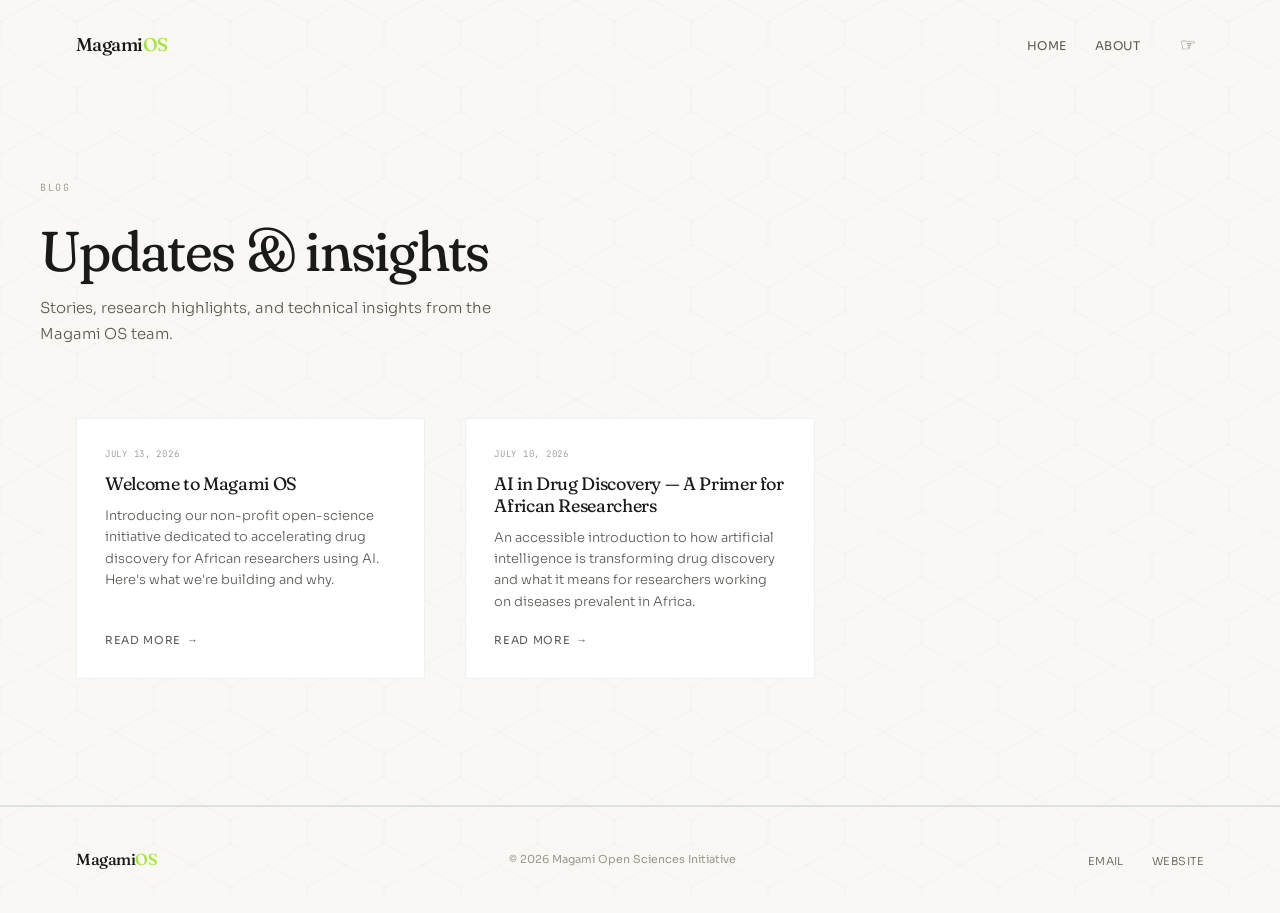
<file: blog/index.html>
<!DOCTYPE html>
<html lang="en">
<head>
<meta charset="UTF-8">
<meta name="viewport" content="width=device-width, initial-scale=1.0">
<title>Blog — Magami Open Sciences Initiative</title>
<meta name="description" content="Stories, research highlights, and technical insights from the Magami OS team.">
<link rel="preconnect" href="https://fonts.googleapis.com">
<link rel="preconnect" href="https://fonts.gstatic.com" crossorigin>
<link href="https://fonts.googleapis.com/css2?family=Fraunces:ital,opsz,wght,SOFT@0,9..144,300..700,0..100;1,9..144,300..700,0..100&family=Sora:wght@300;400;500;600&family=JetBrains+Mono:wght@400;500&display=swap" rel="stylesheet">
<link rel="stylesheet" href="../styles.css">
<style>
.blog-header{padding:180px 0 0}
.blog-header h1{font-family:'Fraunces',serif;font-weight:400;font-size:clamp(36px,4.5vw,56px);line-height:1;letter-spacing:-.03em;font-variation-settings:'SOFT'80;margin-bottom:16px}
.blog-header p{color:var(--text-secondary);font-weight:300;max-width:480px;font-size:clamp(15px,1.05vw,16px);line-height:1.7}
.blog-grid{margin-top:8vh;display:grid;grid-template-columns:repeat(auto-fill,minmax(340px,1fr));gap:40px;padding-bottom:14vh}
.blog-card{display:flex;flex-direction:column;border:1px solid var(--border);border-radius:2px;transition:border-color .3s,transform .3s;background:var(--surface)}
.blog-card:hover{border-color:var(--accent);transform:translateY(-4px)}
.blog-card-image{width:100%;height:200px;object-fit:cover;border-bottom:1px solid var(--border)}
.blog-card-body{padding:28px;flex:1;display:flex;flex-direction:column}
.blog-card-meta{display:flex;gap:16px;font-family:'JetBrains Mono',monospace;font-size:clamp(9px,0.6vw,10px);letter-spacing:.08em;text-transform:uppercase;color:var(--text-muted);margin-bottom:12px}
.blog-card h3{font-family:'Fraunces',serif;font-weight:400;font-size:clamp(18px,1.4vw,22px);letter-spacing:-.02em;margin-bottom:10px;font-variation-settings:'SOFT'80;line-height:1.2}
.blog-card p{color:var(--text-secondary);font-weight:300;font-size:clamp(13px,0.85vw,14px);line-height:1.65;flex:1;margin-bottom:20px}
@media(max-width:600px){
  .blog-grid{grid-template-columns:1fr;gap:24px}
}
</style>
</head>
<body>

<header id="header">
  <div class="container">
    <a href="../" class="logo">Magami<span>OS</span></a>
    <div class="header-right">
      <ul class="header-nav">
        <li><a href="../">Home</a></li>
        <li><a href="../#about">About</a></li>
      </ul>
      <button class="theme-btn" id="themeToggle" aria-label="Toggle theme">&#9790;</button>
    </div>
  </div>
</header>

<div class="mol-bg mol-light">
  <svg viewBox="0 0 1000 800" xmlns="http://www.w3.org/2000/svg" preserveAspectRatio="xMidYMid slice" opacity="0.035">
    <defs>
      <pattern id="hex-bl" x="0" y="0" width="60" height="52" patternUnits="userSpaceOnUse">
        <path d="M30 0 L60 17 L60 35 L30 52 L0 35 L0 17 Z" fill="none" stroke="#1a1a18" stroke-width="0.6"/>
        <circle cx="30" cy="0" r="1" fill="#1a1a18"/>
        <circle cx="0" cy="17" r="1" fill="#1a1a18"/>
        <circle cx="60" cy="35" r="1" fill="#1a1a18"/>
      </pattern>
    </defs>
    <rect width="100%" height="100%" fill="url(#hex-bl)"/>
  </svg>
</div>
<div class="mol-bg mol-dark">
  <svg viewBox="0 0 1000 800" xmlns="http://www.w3.org/2000/svg" preserveAspectRatio="xMidYMid slice" opacity="0.05">
    <defs>
      <pattern id="hex-bd" x="0" y="0" width="60" height="52" patternUnits="userSpaceOnUse">
        <path d="M30 0 L60 17 L60 35 L30 52 L0 35 L0 17 Z" fill="none" stroke="#e8e3dd" stroke-width="0.5"/>
        <circle cx="30" cy="0" r="1" fill="#e8e3dd"/>
        <circle cx="0" cy="17" r="1" fill="#e8e3dd"/>
        <circle cx="60" cy="35" r="1" fill="#e8e3dd"/>
      </pattern>
    </defs>
    <rect width="100%" height="100%" fill="url(#hex-bd)"/>
  </svg>
</div>

<div class="container blog-header">
  <div class="section-label">Blog</div>
  <h1>Updates &amp; insights</h1>
  <p>Stories, research highlights, and technical insights from the Magami OS team.</p>
</div>

<section class="container blog-grid" id="blog-grid">
</section>

<hr>

<footer>
  <div class="container">
    <div class="logo" style="font-size:1rem">Magami<span>OS</span></div>
    <div class="copy">&copy; 2026 Magami Open Sciences Initiative</div>
    <ul class="foot-nav">
      <li><a href="mailto:hello@magamios.org">Email</a></li>
      <li><a href="https://magamios.org" target="_blank">Website</a></li>
    </ul>
  </div>
</footer>

<script src="../script.js"></script>
<script>
var base = window.location.pathname;
base = base.substring(0, base.lastIndexOf('/') + 1);

fetch(base + 'posts/posts.json')
  .then(function(r) { return r.json(); })
  .then(function(posts) {
    var grid = document.getElementById('blog-grid');
    posts.forEach(function(post, i) {
      var dateObj = post.date ? new Date(post.date) : null;
      var formatted = dateObj ? dateObj.toLocaleDateString('en-US', { year: 'numeric', month: 'long', day: 'numeric' }) : '';
      var card = document.createElement('article');
      card.className = 'blog-card';
      card.innerHTML = [
        '<div class="blog-card-body">',
        '<div class="blog-card-meta">',
        formatted ? '<span>' + formatted + '</span>' : '',
        '</div>',
        '<h3>' + post.title + '</h3>',
        '<p>' + post.excerpt + '</p>',
        '<a href="post.html?slug=' + post.slug + '" class="blog-card-link">Read more <span class="arrow">&rarr;</span></a>',
        '</div>'
      ].join('');
      grid.appendChild(card);
    });
  })
  .catch(function() {
    document.getElementById('blog-grid').innerHTML = '<div style="padding:4vh 0;color:var(--text-muted)">No posts yet.</div>';
  });
</script>
</body>
</html>
</file>
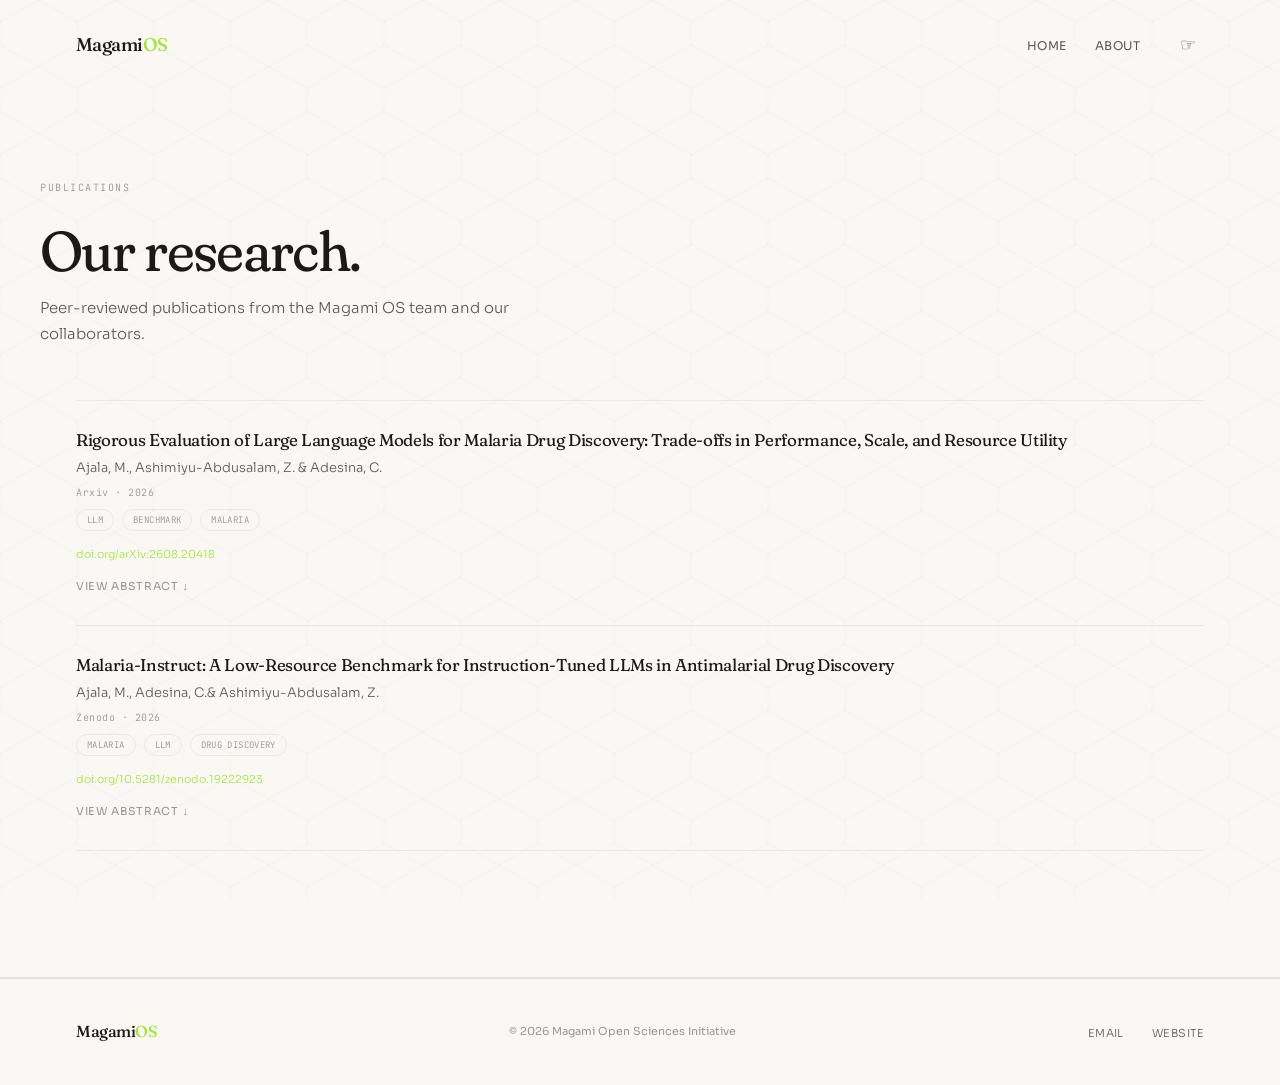
<file: publications/index.html>
<!DOCTYPE html>
<html lang="en">
<head>
<meta charset="UTF-8">
<meta name="viewport" content="width=device-width, initial-scale=1.0">
<title>Publications — Magami Open Sciences Initiative</title>
<meta name="description" content="Research publications from the Magami OS team.">
<link rel="preconnect" href="https://fonts.googleapis.com">
<link rel="preconnect" href="https://fonts.gstatic.com" crossorigin>
<link href="https://fonts.googleapis.com/css2?family=Fraunces:ital,opsz,wght,SOFT@0,9..144,300..700,0..100;1,9..144,300..700,0..100&family=Sora:wght@300;400;500;600&family=JetBrains+Mono:wght@400;500&display=swap" rel="stylesheet">
<link rel="stylesheet" href="../styles.css">
<style>
.pub-header{padding:180px 0 0}
.pub-header h1{font-family:'Fraunces',serif;font-weight:400;font-size:clamp(36px,4.5vw,56px);line-height:1;letter-spacing:-.03em;font-variation-settings:'SOFT'80;margin-bottom:16px}
.pub-header p{color:var(--text-secondary);font-weight:300;max-width:480px;font-size:clamp(15px,1.05vw,16px);line-height:1.7}
.pub-list{margin-top:6vh;padding-bottom:14vh}
.pub-item{border-bottom:1px solid var(--border);padding:28px 0;transition:background .3s}
.pub-item:first-child{border-top:1px solid var(--border)}
.pub-title{font-family:'Fraunces',serif;font-weight:400;font-size:clamp(17px,1.3vw,21px);letter-spacing:-.02em;margin-bottom:8px;font-variation-settings:'SOFT'80;line-height:1.25;transition:color .3s}
.pub-item:hover .pub-title{color:var(--accent)}
.pub-authors{font-size:clamp(13px,0.85vw,14px);color:var(--text-secondary);font-weight:300;margin-bottom:6px}
.pub-venue{font-family:'JetBrains Mono',monospace;font-size:clamp(10px,0.65vw,11px);letter-spacing:.05em;color:var(--text-muted);margin-bottom:8px}
.pub-tags{display:flex;gap:8px;flex-wrap:wrap;margin-bottom:10px}
.pub-tag{font-family:'JetBrains Mono',monospace;font-size:clamp(9px,0.55vw,10px);letter-spacing:.04em;text-transform:uppercase;padding:3px 10px;border:1px solid var(--border);border-radius:100px;color:var(--text-muted);transition:border-color .3s,color .3s}
.pub-tag:hover{border-color:var(--accent);color:var(--accent)}
.pub-doi{font-size:clamp(11px,0.7vw,12px);color:var(--accent);border-bottom:1px solid transparent;transition:border-color .3s;display:inline-block;margin-bottom:8px}
.pub-doi:hover{border-color:var(--accent)}
.pub-abstract{color:var(--text-secondary);font-weight:300;font-size:clamp(13px,0.85vw,14px);line-height:1.65;overflow:hidden;transition:max-height .5s ease;max-height:0}
.pub-item.open .pub-abstract{max-height:400px;padding-top:12px}
.pub-toggle{background:none;border:none;cursor:pointer;padding:0;font-family:'Sora',sans-serif;font-size:clamp(11px,0.7vw,12px);font-weight:400;letter-spacing:.06em;text-transform:uppercase;color:var(--text-muted);transition:color .3s;display:inline-flex;align-items:center;gap:4px;margin-top:4px}
.pub-toggle:hover{color:var(--accent)}
.pub-toggle .icn{transition:transform .3s;display:inline-block}
.pub-item.open .pub-toggle .icn{transform:rotate(180deg)}
.pub-empty{color:var(--text-muted);padding:6vh 0;text-align:center}
</style>
</head>
<body>

<header id="header">
  <div class="container">
    <a href="../" class="logo">Magami<span>OS</span></a>
    <div class="header-right">
      <ul class="header-nav">
        <li><a href="../">Home</a></li>
        <li><a href="../#about">About</a></li>
      </ul>
      <button class="theme-btn" id="themeToggle" aria-label="Toggle theme">&#9790;</button>
    </div>
  </div>
</header>

<div class="mol-bg mol-light">
  <svg viewBox="0 0 1000 800" xmlns="http://www.w3.org/2000/svg" preserveAspectRatio="xMidYMid slice" opacity="0.035">
    <defs>
      <pattern id="hex-pl" x="0" y="0" width="60" height="52" patternUnits="userSpaceOnUse">
        <path d="M30 0 L60 17 L60 35 L30 52 L0 35 L0 17 Z" fill="none" stroke="#1a1a18" stroke-width="0.6"/>
        <circle cx="30" cy="0" r="1" fill="#1a1a18"/>
        <circle cx="0" cy="17" r="1" fill="#1a1a18"/>
        <circle cx="60" cy="35" r="1" fill="#1a1a18"/>
      </pattern>
    </defs>
    <rect width="100%" height="100%" fill="url(#hex-pl)"/>
  </svg>
</div>
<div class="mol-bg mol-dark">
  <svg viewBox="0 0 1000 800" xmlns="http://www.w3.org/2000/svg" preserveAspectRatio="xMidYMid slice" opacity="0.05">
    <defs>
      <pattern id="hex-pd" x="0" y="0" width="60" height="52" patternUnits="userSpaceOnUse">
        <path d="M30 0 L60 17 L60 35 L30 52 L0 35 L0 17 Z" fill="none" stroke="#e8e3dd" stroke-width="0.5"/>
        <circle cx="30" cy="0" r="1" fill="#e8e3dd"/>
        <circle cx="0" cy="17" r="1" fill="#e8e3dd"/>
        <circle cx="60" cy="35" r="1" fill="#e8e3dd"/>
      </pattern>
    </defs>
    <rect width="100%" height="100%" fill="url(#hex-pd)"/>
  </svg>
</div>

<div class="container pub-header">
  <div class="section-label">Publications</div>
  <h1>Our research.</h1>
  <p>Peer-reviewed publications from the Magami OS team and our collaborators.</p>
</div>

<section class="container pub-list" id="pub-list"></section>

<hr>

<footer>
  <div class="container">
    <div class="logo" style="font-size:1rem">Magami<span>OS</span></div>
    <div class="copy">&copy; 2026 Magami Open Sciences Initiative</div>
    <ul class="foot-nav">
      <li><a href="mailto:hello@magamios.org">Email</a></li>
      <li><a href="https://magamios.org" target="_blank">Website</a></li>
    </ul>
  </div>
</footer>

<script src="../script.js"></script>
<script>
var base = window.location.pathname;
base = base.substring(0, base.lastIndexOf('/') + 1);

fetch(base + 'papers/papers.json')
  .then(function(r) { return r.json(); })
  .then(function(pubs) {
    var list = document.getElementById('pub-list');
    if (!pubs.length) {
      list.innerHTML = '<div class="pub-empty">No publications yet.</div>';
      return;
    }
    pubs.forEach(function(pub) {
      var item = document.createElement('div');
      item.className = 'pub-item';
      var tagsHtml = '';
      if (pub.tags && pub.tags.length) {
        tagsHtml = '<div class="pub-tags">' + pub.tags.map(function(t) {
          return '<span class="pub-tag">' + t + '</span>';
        }).join('') + '</div>';
      }
      var doiHtml = pub.doi ? '<a href="https://doi.org/' + pub.doi + '" target="_blank" rel="noopener" class="pub-doi">doi.org/' + pub.doi + '</a>' : '';
      item.innerHTML = [
        '<div class="pub-title">' + pub.title + '</div>',
        '<div class="pub-authors">' + pub.authors + '</div>',
        '<div class="pub-venue">' + pub.journal + ' &middot; ' + pub.year + '</div>',
        tagsHtml,
        doiHtml,
        '<div class="pub-abstract">' + pub.abstract + '</div>',
        '<button class="pub-toggle">View abstract <span class="icn">&darr;</span></button>'
      ].join('');
      list.appendChild(item);

      var toggle = item.querySelector('.pub-toggle');
      toggle.addEventListener('click', function() {
        item.classList.toggle('open');
        toggle.innerHTML = item.classList.contains('open')
          ? 'Hide abstract <span class="icn">&uarr;</span>'
          : 'View abstract <span class="icn">&darr;</span>';
      });
    });
  })
  .catch(function() {
    document.getElementById('pub-list').innerHTML = '<div class="pub-empty">Could not load publications.</div>';
  });
</script>
</body>
</html>
</file>
<file: styles.css>
*,*::before,*::after{margin:0;padding:0;box-sizing:border-box}
html{scroll-behavior:smooth}
:root{
  --bg:#faf8f5;
  --bg-alt:#f5f2ed;
  --surface:#ffffff;
  --text:#1a1a18;
  --text-secondary:#5c5a55;
  --text-muted:#9a9690;
  --primary:#134e4a;
  --primary-light:rgba(19,78,74,0.08);
  --accent:#a3e635;
  --accent-light:rgba(163,230,53,0.15);
  --accent-glow:rgba(163,230,53,0.06);
  --border:rgba(19,78,74,0.08);
  --rule:rgba(19,78,74,0.12);
  --nav-bg:rgba(250,248,245,0.88);
}
html.dark{
  --bg:#0a0a0a;
  --bg-alt:#0e0e0e;
  --surface:#111111;
  --text:#e8e3dd;
  --text-secondary:#a09888;
  --text-muted:#6b655a;
  --primary:#134e4a;
  --primary-light:rgba(19,78,74,0.15);
  --accent:#a3e635;
  --accent-light:rgba(163,230,53,0.12);
  --accent-glow:rgba(163,230,53,0.04);
  --border:rgba(232,227,221,0.06);
  --rule:rgba(232,227,221,0.10);
  --nav-bg:rgba(10,10,10,0.85);
}
::selection{background:rgba(163,230,53,0.25);color:var(--text)}
body{font-family:'Sora',-apple-system,sans-serif;background:var(--bg);color:var(--text);-webkit-font-smoothing:antialiased;font-size:clamp(15px,1.05vw,17px);font-weight:300;line-height:1.6;transition:background .4s,color .4s}
a{color:inherit;text-decoration:none}
img{max-width:100%;display:block}
.container{max-width:1200px;margin:0 auto;padding:0 36px}

.mol-bg{position:fixed;inset:0;z-index:-1;pointer-events:none;overflow:hidden;transition:opacity .5s}
.mol-dark{opacity:0}
html.dark .mol-light{opacity:0}
html.dark .mol-dark{opacity:1}

header{position:fixed;top:0;left:0;right:0;z-index:100;padding:28px 0;transition:background .4s,backdrop-filter .4s}
header.scrolled{background:var(--nav-bg);backdrop-filter:blur(16px);-webkit-backdrop-filter:blur(16px)}
header .container{display:flex;align-items:center;justify-content:space-between}
.logo{font-family:'Fraunces',serif;font-size:1.15rem;font-weight:500;letter-spacing:-.03em}
.logo span{color:var(--accent)}
.header-right{display:flex;align-items:center;gap:32px}
.header-nav{display:flex;gap:28px;list-style:none}
.header-nav a{font-size:clamp(12px,0.8vw,13px);font-weight:400;color:var(--text-secondary);letter-spacing:.04em;text-transform:uppercase;transition:color .3s}
.header-nav a:hover{color:var(--text)}
.theme-btn{background:none;border:none;cursor:pointer;padding:8px;border-radius:50%;color:var(--text-secondary);font-size:1.15rem;line-height:1;display:flex;align-items:center;justify-content:center;transition:color .3s,background .3s;font-family:'Sora',sans-serif}
.theme-btn:hover{color:var(--text);background:var(--primary-light)}
.header-cta{display:flex;align-items:center;gap:10px;font-size:clamp(12px,0.8vw,13px);font-weight:400;letter-spacing:.06em;text-transform:uppercase;color:var(--text-secondary);background:none;border:none;cursor:pointer;padding:8px 0;font-family:'Sora',sans-serif;transition:color .3s}
.header-cta:hover{color:var(--accent)}
.header-cta .icon{width:6px;height:6px;border-radius:50%;background:var(--accent);opacity:0;transition:opacity .4s}
.header-cta:hover .icon{opacity:1}

.hero{min-height:100vh;display:flex;align-items:center;padding-top:100px}
.hero-eyebrow{font-family:'JetBrains Mono',monospace;font-size:clamp(10px,0.65vw,11px);letter-spacing:.15em;text-transform:uppercase;color:var(--text-muted);margin-bottom:6vh}
.hero h1{font-family:'Fraunces',serif;font-weight:400;font-size:clamp(40px,7vw,80px);line-height:1;letter-spacing:-.03em;max-width:920px;font-variation-settings:'SOFT'80;margin-bottom:4vh}
.hero h1 em{font-style:italic;font-variation-settings:'SOFT'80;color:var(--accent)}
.hero-underline{width:80px;height:2px;background:var(--accent);margin-bottom:4vh;transform-origin:left;animation:drawIn 1.2s cubic-bezier(.22,.61,.36,1) forwards;opacity:0}
@keyframes drawIn{0%{transform:scaleX(0);opacity:0}100%{transform:scaleX(1);opacity:1}}
.hero p{font-size:clamp(15px,1.1vw,17px);color:var(--text-secondary);max-width:560px;line-height:1.7;margin-bottom:5vh;font-weight:300}
.hero-stats{display:flex;gap:56px;margin-bottom:5vh;flex-wrap:wrap}
.hero-stat .num{font-family:'Fraunces',serif;font-size:2.2rem;font-weight:400;letter-spacing:-.02em;font-variation-settings:'SOFT'80;color:var(--accent)}
.hero-stat .lbl{font-size:clamp(11px,0.7vw,12px);color:var(--text-muted);letter-spacing:.04em;text-transform:uppercase;margin-top:4px;font-family:'JetBrains Mono',monospace}
.hero-actions{display:flex;gap:16px;flex-wrap:wrap}
.btn{display:inline-flex;align-items:center;gap:10px;padding:14px 32px;border-radius:100px;font-weight:500;font-size:clamp(13px,0.85vw,14px);letter-spacing:.02em;transition:all .35s;cursor:pointer;border:none;font-family:'Sora',sans-serif}
.btn-primary{background:var(--accent);color:#1a1a18}
.btn-primary:hover{background:#84cc16;transform:translateY(-2px)}
.btn-secondary{background:transparent;color:var(--text);border:1px solid var(--border);padding:13px 31px}
.btn-secondary:hover{border-color:var(--accent);color:var(--accent);background:var(--accent-light);transform:translateY(-2px)}
html.dark .btn-primary{color:#1a1a18}

hr{border:none;border-top:1px solid var(--rule);margin:0}

.section{padding:14vh 0}
.section-label{font-family:'JetBrains Mono',monospace;font-size:clamp(10px,0.65vw,11px);letter-spacing:.15em;text-transform:uppercase;color:var(--text-muted);margin-bottom:3vh}
.section-title{font-family:'Fraunces',serif;font-weight:400;font-size:clamp(32px,3.8vw,48px);line-height:1.04;letter-spacing:-.02em;max-width:700px;margin-bottom:3vh;font-variation-settings:'SOFT'80}
.section-desc{font-size:clamp(15px,1.05vw,16px);color:var(--text-secondary);max-width:520px;line-height:1.7;font-weight:300}

.process-section{padding:18vh 0 14vh}
.process-hint{font-family:'JetBrains Mono',monospace;font-size:clamp(10px,0.65vw,11px);letter-spacing:.18em;text-transform:uppercase;color:var(--text-muted);margin-top:2vh}
.process-steps{margin-top:8vh;position:relative}
.process-steps::before{content:'';position:absolute;left:44px;top:0;bottom:0;width:1px;background:var(--border)}
.process-step{display:grid;grid-template-columns:88px 1fr;gap:40px;margin-bottom:14vh;position:relative}
.process-step:last-child{margin-bottom:0}
.process-num{position:relative;z-index:1}
.process-num .num-track{display:flex;align-items:center;justify-content:center;width:88px;height:88px;border-radius:50%;border:1.5px solid var(--border);background:var(--bg);transition:border-color .8s,background .8s}
.process-step.active .num-track{border-color:var(--accent);background:var(--accent-light)}
.process-num .num-track span{font-family:'Fraunces',serif;font-size:1.4rem;font-weight:300;letter-spacing:-.02em;color:var(--text-muted);transition:color .8s;font-variation-settings:'SOFT'100}
.process-step.active .num-track span{color:var(--accent)}
.process-step .step-body{padding-top:16px}
.process-step .step-body h3{font-family:'Fraunces',serif;font-weight:400;font-size:clamp(24px,2.6vw,36px);letter-spacing:-.02em;margin-bottom:16px;font-variation-settings:'SOFT'80}
.process-step .step-body p{color:var(--text-secondary);font-weight:300;line-height:1.75;font-size:clamp(14px,1vw,16px);max-width:560px}
.process-step{opacity:0;transform:translateY(30px);transition:opacity .9s cubic-bezier(.22,.61,.36,1),transform .9s cubic-bezier(.22,.61,.36,1)}
.process-step.active{opacity:1;transform:translateY(0)}
.process-step .step-body{opacity:0;transform:translateY(20px);transition:opacity .7s cubic-bezier(.22,.61,.36,1) .15s,transform .7s cubic-bezier(.22,.61,.36,1) .15s}
.process-step.active .step-body{opacity:1;transform:translateY(0)}

.approach-alt{margin-top:10vh}
.approach-row{display:grid;grid-template-columns:1fr 1fr;gap:80px;align-items:center;margin-bottom:12vh}
.approach-row:last-child{margin-bottom:0}
.approach-row-reverse{direction:rtl}
.approach-row-reverse .approach-text,.approach-row-reverse .approach-figure{direction:ltr}
.approach-step{font-family:'Fraunces',serif;font-size:3.5rem;font-weight:300;letter-spacing:-.04em;color:var(--accent);opacity:.35;line-height:1;margin-bottom:12px;font-variation-settings:'SOFT'100}
.approach-text h3{font-family:'Fraunces',serif;font-weight:400;font-size:clamp(22px,2.2vw,32px);letter-spacing:-.02em;margin-bottom:18px;font-variation-settings:'SOFT'80}
.approach-text p{color:var(--text-secondary);font-weight:300;line-height:1.75;font-size:clamp(14px,1vw,15px)}
.approach-figure{position:relative;overflow:hidden;border-radius:2px}
.approach-figure img{width:100%;height:420px;object-fit:cover;transition:transform .6s}
.approach-figure:hover img{transform:scale(1.02)}
.approach-figure::after{content:'';position:absolute;inset:0;box-shadow:inset 0 0 0 1px var(--border);pointer-events:none;border-radius:2px}

.faq-list{max-width:720px;margin-top:6vh}
.faq-item{border-bottom:1px solid var(--border);padding:20px 0}
.faq-question{display:flex;justify-content:space-between;align-items:center;cursor:pointer;font-size:1rem;font-weight:400;background:none;border:none;width:100%;text-align:left;padding:4px 0;font-family:'Sora',sans-serif;transition:color .3s;color:var(--text)}
.faq-question:hover{color:var(--accent)}
.faq-question .toggle{font-size:1.5rem;color:var(--text-muted);font-weight:300;line-height:1;transition:transform .4s;font-family:'Sora',sans-serif}
.faq-item.open .faq-question .toggle{transform:rotate(45deg)}
.faq-answer{max-height:0;overflow:hidden;transition:max-height .5s ease,padding .5s;padding:0;color:var(--text-secondary);font-weight:300;font-size:.95rem;line-height:1.7}
.faq-item.open .faq-answer{max-height:300px;padding-top:16px}

.cta-block{text-align:center;padding:12vh 0}
.cta-block h2{font-family:'Fraunces',serif;font-weight:400;font-size:clamp(28px,3.2vw,40px);line-height:1.1;letter-spacing:-.02em;margin-bottom:16px;font-variation-settings:'SOFT'80}
.cta-block p{color:var(--text-secondary);font-weight:300;max-width:420px;margin:0 auto 5vh;font-size:clamp(14px,1vw,15px);line-height:1.6}
.cta-form{display:flex;gap:12px;max-width:420px;margin:0 auto;flex-wrap:wrap;justify-content:center}
.cta-form input{flex:1;min-width:220px;padding:14px 20px;border-radius:100px;border:1px solid var(--border);background:var(--surface);color:var(--text);font-size:.9rem;font-family:'Sora',sans-serif;outline:none;transition:border-color .3s;font-weight:300}
.cta-form input::placeholder{color:var(--text-muted)}
.cta-form input:focus{border-color:var(--accent)}

footer{padding:40px 0;border-top:1px solid var(--rule)}
footer .container{display:flex;justify-content:space-between;align-items:center;flex-wrap:wrap;gap:20px}
footer .copy{font-size:clamp(11px,0.7vw,12px);color:var(--text-muted);font-weight:400}
footer .foot-nav{display:flex;gap:28px;list-style:none}
footer .foot-nav a{font-size:clamp(11px,0.7vw,12px);color:var(--text-secondary);letter-spacing:.04em;text-transform:uppercase;transition:color .3s}
footer .foot-nav a:hover{color:var(--accent)}

.reveal{opacity:0;transform:translateY(24px);transition:opacity .8s cubic-bezier(.22,.61,.36,1),transform .8s cubic-bezier(.22,.61,.36,1)}
.reveal.visible{opacity:1;transform:translateY(0)}
.reveal-delay-1{transition-delay:.12s}
.reveal-delay-2{transition-delay:.24s}

.blog-preview{display:grid;grid-template-columns:repeat(auto-fill,minmax(340px,1fr));gap:32px;margin-top:6vh}
.blog-preview-card{border:1px solid var(--border);border-radius:2px;transition:border-color .3s,transform .3s;background:var(--surface)}
.blog-preview-card:hover{border-color:var(--accent);transform:translateY(-4px)}
.blog-preview-body{padding:28px}
.blog-preview-meta{display:flex;gap:16px;font-family:'JetBrains Mono',monospace;font-size:clamp(9px,0.6vw,10px);letter-spacing:.08em;text-transform:uppercase;color:var(--text-muted);margin-bottom:10px}
.blog-preview-body h3{font-family:'Fraunces',serif;font-weight:400;font-size:clamp(17px,1.3vw,21px);letter-spacing:-.02em;margin-bottom:10px;font-variation-settings:'SOFT'80;line-height:1.2}
.blog-preview-body p{color:var(--text-secondary);font-weight:300;font-size:clamp(13px,0.85vw,14px);line-height:1.65;margin-bottom:16px}
.blog-card-link{font-size:clamp(11px,0.7vw,12px);font-weight:400;letter-spacing:.06em;text-transform:uppercase;color:var(--text-secondary);transition:color .3s;display:inline-flex;align-items:center;gap:6px;font-family:'Sora',sans-serif}
.blog-card-link:hover{color:var(--accent)}
.blog-card-link .arrow{transition:transform .3s;display:inline-block}
.blog-card-link:hover .arrow{transform:translateX(4px)}

.pub-authors{font-size:clamp(13px,0.85vw,14px);color:var(--text-secondary);font-weight:300;margin-bottom:4px}
.pub-venue{font-family:'JetBrains Mono',monospace;font-size:clamp(10px,0.65vw,11px);letter-spacing:.05em;color:var(--text-muted);margin-bottom:8px}
.pub-tags{display:flex;gap:8px;flex-wrap:wrap}
.pub-tag{font-family:'JetBrains Mono',monospace;font-size:clamp(9px,0.55vw,10px);letter-spacing:.04em;text-transform:uppercase;padding:3px 10px;border:1px solid var(--border);border-radius:100px;color:var(--text-muted);transition:border-color .3s,color .3s}
.pub-tag:hover{border-color:var(--accent);color:var(--accent)}

@media(max-width:960px){
  .section{padding:10vh 0}
  .process-section{padding:12vh 0 10vh}
  .approach-row{grid-template-columns:1fr;gap:32px;margin-bottom:8vh}
  .approach-row-reverse{direction:ltr}
  .approach-figure img{height:280px}
  .process-step{grid-template-columns:64px 1fr;gap:24px;margin-bottom:10vh}
  .process-num .num-track{width:64px;height:64px}
  .process-num .num-track span{font-size:1.1rem}
  .process-steps::before{left:32px}
  .hero h1{font-size:clamp(34px,9vw,48px)}
  .hero-stats{gap:32px}
  .header-nav{display:none}
  .blog-preview{grid-template-columns:1fr}
  footer .container{flex-direction:column;text-align:center}
}
@media(max-width:480px){
  .container{padding:0 24px}
  .hero h1{font-size:clamp(28px,10vw,36px)}
  .hero-stats{flex-direction:column;gap:20px}
}
</file>
